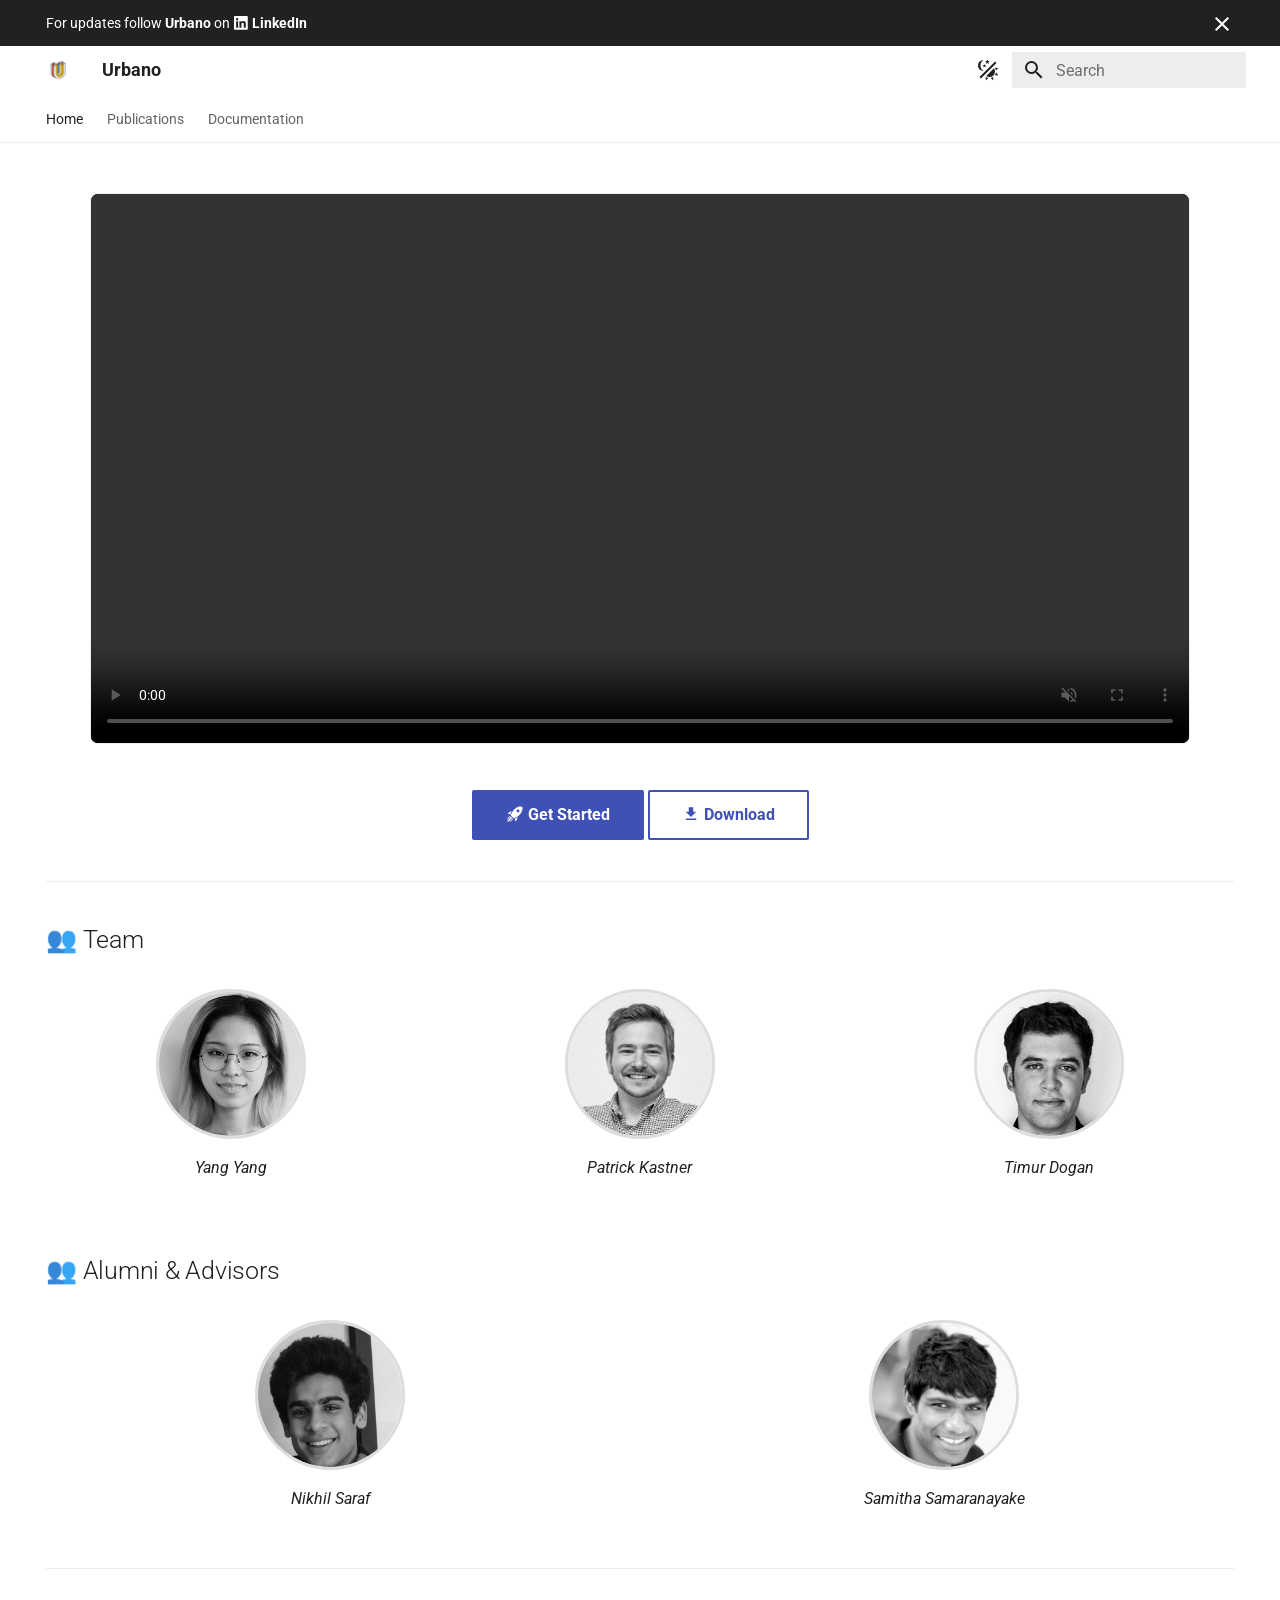
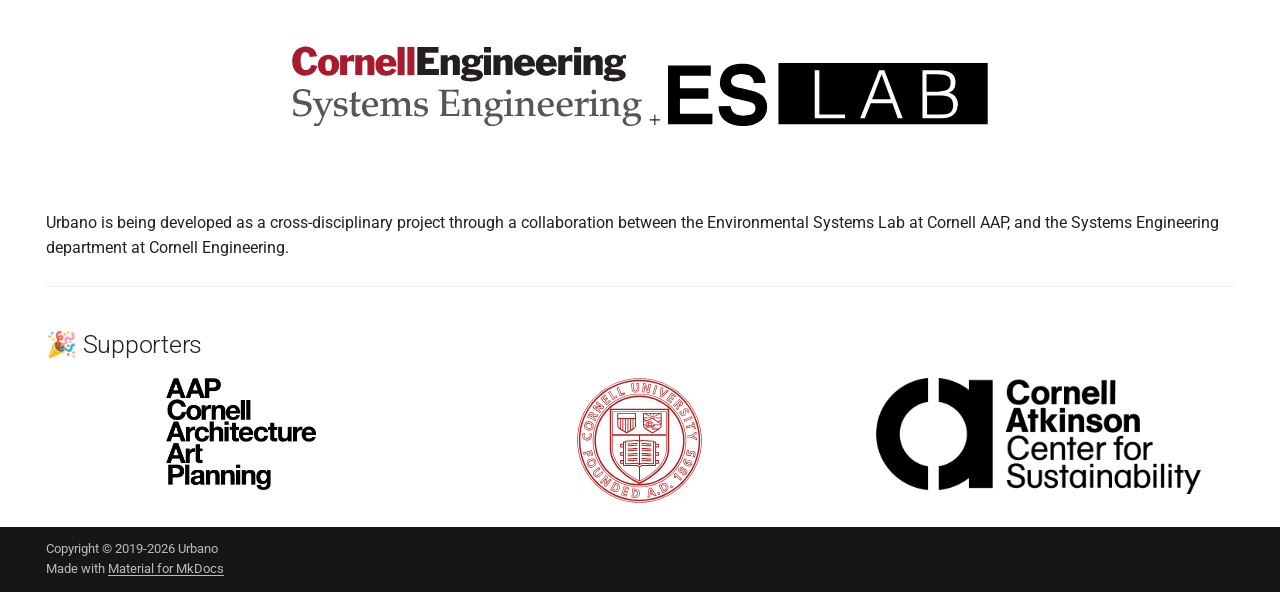
<file: index.html>
<!DOCTYPE html><html lang=en class=no-js><head><meta charset=utf-8><meta name=viewport content="width=device-width,initial-scale=1"><meta name=description content="Mobility modelling and simulation in Rhinoceros and Grasshopper"><meta name=author content="Patrick Kastner"><link href=https://urbano.io/ rel=canonical><link href=publications/ rel=next><link rel=icon href=assets/cd/favicon.ico><meta name=generator content="mkdocs-1.6.1, mkdocs-material-9.7.6"><title>Urbano</title><link rel=stylesheet href=assets/stylesheets/main.484c7ddc.min.css><link rel=stylesheet href=assets/stylesheets/palette.ab4e12ef.min.css><style>:root{--md-annotation-icon:url('data:image/svg+xml;charset=utf-8,%3Csvg%20xmlns%3D%22http%3A//www.w3.org/2000/svg%22%20viewBox%3D%220%200%2024%2024%22%3E%3Cpath%20d%3D%22M17%2013h-4v4h-2v-4H7v-2h4V7h2v4h4m-5-9A10%2010%200%200%200%202%2012a10%2010%200%200%200%2010%2010%2010%2010%200%200%200%2010-10A10%2010%200%200%200%2012%202%22/%3E%3C/svg%3E');}</style><link rel=preconnect href=https://fonts.gstatic.com crossorigin><link rel=stylesheet href="https://fonts.googleapis.com/css?family=Roboto:300,300i,400,400i,700,700i%7CRoboto+Mono:400,400i,700,700i&display=fallback"><style>:root{--md-text-font:"Roboto";--md-code-font:"Roboto Mono"}</style><link rel=stylesheet href=css/timeago.css><link rel=stylesheet href=stylesheets/extra.css><script>__md_scope=new URL(".",location),__md_hash=e=>[...e].reduce(((e,_)=>(e<<5)-e+_.charCodeAt(0)),0),__md_get=(e,_=localStorage,t=__md_scope)=>JSON.parse(_.getItem(t.pathname+"."+e)),__md_set=(e,_,t=localStorage,a=__md_scope)=>{try{t.setItem(a.pathname+"."+e,JSON.stringify(_))}catch(e){}}</script><link href=assets/stylesheets/glightbox.min.css rel=stylesheet><script src=assets/javascripts/glightbox.min.js></script><style id=glightbox-style>
            html.glightbox-open { overflow: initial; height: 100%; }
            .gslide-title { margin-top: 0px; user-select: text; }
            .gslide-desc { color: #666; user-select: text; }
            .gslide-image img { background: white; }
            .gscrollbar-fixer { padding-right: 15px; }
            .gdesc-inner { font-size: 0.75rem; }
            body[data-md-color-scheme="slate"] .gdesc-inner { background: var(--md-default-bg-color); }
            body[data-md-color-scheme="slate"] .gslide-title { color: var(--md-default-fg-color); }
            body[data-md-color-scheme="slate"] .gslide-desc { color: var(--md-default-fg-color); }
        </style></head> <body dir=ltr data-md-color-scheme=default data-md-color-primary=indigo data-md-color-accent=indigo> <input class=md-toggle data-md-toggle=drawer type=checkbox id=__drawer autocomplete=off> <input class=md-toggle data-md-toggle=search type=checkbox id=__search autocomplete=off> <label class=md-overlay for=__drawer></label> <div data-md-component=skip> <a href=#team class=md-skip> Skip to content </a> </div> <div data-md-component=announce> <aside class=md-banner> <div class="md-banner__inner md-grid md-typeset"> <button class="md-banner__button md-icon" aria-label="Don't show this again"> <svg xmlns=http://www.w3.org/2000/svg viewbox="0 0 24 24"><path d="M19 6.41 17.59 5 12 10.59 6.41 5 5 6.41 10.59 12 5 17.59 6.41 19 12 13.41 17.59 19 19 17.59 13.41 12z"></path></svg> </button> For updates follow <strong>Urbano</strong> on <a rel="me noopener noreferrer" target=_blank href=https://www.linkedin.com/company/urbano-io> <span class="twemoji linkedin" aria-hidden=true> <svg xmlns=http://www.w3.org/2000/svg viewbox="0 0 448 512"><!-- Font Awesome Free 7.1.0 by @fontawesome - https://fontawesome.com License - https://fontawesome.com/license/free (Icons: CC BY 4.0, Fonts: SIL OFL 1.1, Code: MIT License) Copyright 2025 Fonticons, Inc.--><path d="M416 32H31.9C14.3 32 0 46.5 0 64.3v383.4C0 465.5 14.3 480 31.9 480H416c17.6 0 32-14.5 32-32.3V64.3c0-17.8-14.4-32.3-32-32.3M135.4 416H69V202.2h66.5V416zM102.2 96a38.5 38.5 0 1 1 0 77 38.5 38.5 0 1 1 0-77m282.1 320h-66.4V312c0-24.8-.5-56.7-34.5-56.7-34.6 0-39.9 27-39.9 54.9V416h-66.4V202.2h63.7v29.2h.9c8.9-16.8 30.6-34.5 62.9-34.5 67.2 0 79.7 44.3 79.7 101.9z"></path></svg> </span> <strong>LinkedIn</strong><span class=sr-only> (opens in a new tab)</span> </a> </div> <script>var el=document.querySelector("[data-md-component=announce]");if(el){var content=el.querySelector(".md-typeset");__md_hash(content.innerHTML)===__md_get("__announce")&&(el.hidden=!0)}</script> </aside> </div> <header class=md-header data-md-component=header> <nav class="md-header__inner md-grid" aria-label=Header> <a href=. title=Urbano class="md-header__button md-logo" aria-label=Urbano data-md-component=logo> <img src=assets/cd/android-chrome-512x512.png alt=logo> </a> <label class="md-header__button md-icon" for=__drawer> <svg xmlns=http://www.w3.org/2000/svg viewbox="0 0 24 24"><path d="M3 6h18v2H3zm0 5h18v2H3zm0 5h18v2H3z"></path></svg> </label> <div class=md-header__title data-md-component=header-title> <div class=md-header__ellipsis> <div class=md-header__topic> <span class=md-ellipsis> Urbano </span> </div> <div class=md-header__topic data-md-component=header-topic> <span class=md-ellipsis> Home </span> </div> </div> </div> <form class=md-header__option data-md-component=palette> <input class=md-option data-md-color-media=(prefers-color-scheme) data-md-color-scheme=default data-md-color-primary=indigo data-md-color-accent=indigo aria-label="Switch to light mode" type=radio name=__palette id=__palette_0> <label class="md-header__button md-icon" title="Switch to light mode" for=__palette_1 hidden> <svg xmlns=http://www.w3.org/2000/svg viewbox="0 0 24 24"><path d="M7.5 2c-1.79 1.15-3 3.18-3 5.5s1.21 4.35 3.03 5.5C4.46 13 2 10.54 2 7.5A5.5 5.5 0 0 1 7.5 2m11.57 1.5 1.43 1.43L4.93 20.5 3.5 19.07zm-6.18 2.43L11.41 5 9.97 6l.42-1.7L9 3.24l1.75-.12.58-1.65L12 3.1l1.73.03-1.35 1.13zm-3.3 3.61-1.16-.73-1.12.78.34-1.32-1.09-.83 1.36-.09.45-1.29.51 1.27 1.36.03-1.05.87zM19 13.5a5.5 5.5 0 0 1-5.5 5.5c-1.22 0-2.35-.4-3.26-1.07l7.69-7.69c.67.91 1.07 2.04 1.07 3.26m-4.4 6.58 2.77-1.15-.24 3.35zm4.33-2.7 1.15-2.77 2.2 2.54zm1.15-4.96-1.14-2.78 3.34.24zM9.63 18.93l2.77 1.15-2.53 2.19z"></path></svg> </label> <input class=md-option data-md-color-media="(prefers-color-scheme: light)" data-md-color-scheme=default data-md-color-primary=white data-md-color-accent=indigo aria-label="Switch to dark mode" type=radio name=__palette id=__palette_1> <label class="md-header__button md-icon" title="Switch to dark mode" for=__palette_2 hidden> <svg xmlns=http://www.w3.org/2000/svg viewbox="0 0 24 24"><path d="M17 7H7a5 5 0 0 0-5 5 5 5 0 0 0 5 5h10a5 5 0 0 0 5-5 5 5 0 0 0-5-5m0 8a3 3 0 0 1-3-3 3 3 0 0 1 3-3 3 3 0 0 1 3 3 3 3 0 0 1-3 3"></path></svg> </label> <input class=md-option data-md-color-media="(prefers-color-scheme: dark)" data-md-color-scheme=slate data-md-color-primary=black data-md-color-accent=indigo aria-label="Switch to system preference" type=radio name=__palette id=__palette_2> <label class="md-header__button md-icon" title="Switch to system preference" for=__palette_0 hidden> <svg xmlns=http://www.w3.org/2000/svg viewbox="0 0 24 24"><path d="M17 7H7a5 5 0 0 0-5 5 5 5 0 0 0 5 5h10a5 5 0 0 0 5-5 5 5 0 0 0-5-5M7 15a3 3 0 0 1-3-3 3 3 0 0 1 3-3 3 3 0 0 1 3 3 3 3 0 0 1-3 3"></path></svg> </label> </form> <script>var palette=__md_get("__palette");if(palette&&palette.color){if("(prefers-color-scheme)"===palette.color.media){var media=matchMedia("(prefers-color-scheme: light)"),input=document.querySelector(media.matches?"[data-md-color-media='(prefers-color-scheme: light)']":"[data-md-color-media='(prefers-color-scheme: dark)']");palette.color.media=input.getAttribute("data-md-color-media"),palette.color.scheme=input.getAttribute("data-md-color-scheme"),palette.color.primary=input.getAttribute("data-md-color-primary"),palette.color.accent=input.getAttribute("data-md-color-accent")}for(var[key,value]of Object.entries(palette.color))document.body.setAttribute("data-md-color-"+key,value)}</script> <label class="md-header__button md-icon" for=__search> <svg xmlns=http://www.w3.org/2000/svg viewbox="0 0 24 24"><path d="M9.5 3A6.5 6.5 0 0 1 16 9.5c0 1.61-.59 3.09-1.56 4.23l.27.27h.79l5 5-1.5 1.5-5-5v-.79l-.27-.27A6.52 6.52 0 0 1 9.5 16 6.5 6.5 0 0 1 3 9.5 6.5 6.5 0 0 1 9.5 3m0 2C7 5 5 7 5 9.5S7 14 9.5 14 14 12 14 9.5 12 5 9.5 5"></path></svg> </label> <div class=md-search data-md-component=search role=dialog> <label class=md-search__overlay for=__search></label> <div class=md-search__inner role=search> <form class=md-search__form name=search> <input type=text class=md-search__input name=query aria-label=Search placeholder=Search autocapitalize=off autocorrect=off autocomplete=off spellcheck=false data-md-component=search-query required> <label class="md-search__icon md-icon" for=__search> <svg xmlns=http://www.w3.org/2000/svg viewbox="0 0 24 24"><path d="M9.5 3A6.5 6.5 0 0 1 16 9.5c0 1.61-.59 3.09-1.56 4.23l.27.27h.79l5 5-1.5 1.5-5-5v-.79l-.27-.27A6.52 6.52 0 0 1 9.5 16 6.5 6.5 0 0 1 3 9.5 6.5 6.5 0 0 1 9.5 3m0 2C7 5 5 7 5 9.5S7 14 9.5 14 14 12 14 9.5 12 5 9.5 5"></path></svg> <svg xmlns=http://www.w3.org/2000/svg viewbox="0 0 24 24"><path d="M20 11v2H8l5.5 5.5-1.42 1.42L4.16 12l7.92-7.92L13.5 5.5 8 11z"></path></svg> </label> <nav class=md-search__options aria-label=Search> <a href=javascript:void(0) class="md-search__icon md-icon" title=Share aria-label=Share data-clipboard data-clipboard-text data-md-component=search-share tabindex=-1> <svg xmlns=http://www.w3.org/2000/svg viewbox="0 0 24 24"><path d="M18 16.08c-.76 0-1.44.3-1.96.77L8.91 12.7c.05-.23.09-.46.09-.7s-.04-.47-.09-.7l7.05-4.11c.54.5 1.25.81 2.04.81a3 3 0 0 0 3-3 3 3 0 0 0-3-3 3 3 0 0 0-3 3c0 .24.04.47.09.7L8.04 9.81C7.5 9.31 6.79 9 6 9a3 3 0 0 0-3 3 3 3 0 0 0 3 3c.79 0 1.5-.31 2.04-.81l7.12 4.15c-.05.21-.08.43-.08.66 0 1.61 1.31 2.91 2.92 2.91s2.92-1.3 2.92-2.91A2.92 2.92 0 0 0 18 16.08"></path></svg> </a> <button type=reset class="md-search__icon md-icon" title=Clear aria-label=Clear tabindex=-1> <svg xmlns=http://www.w3.org/2000/svg viewbox="0 0 24 24"><path d="M19 6.41 17.59 5 12 10.59 6.41 5 5 6.41 10.59 12 5 17.59 6.41 19 12 13.41 17.59 19 19 17.59 13.41 12z"></path></svg> </button> </nav> <div class=md-search__suggest data-md-component=search-suggest></div> </form> <div class=md-search__output> <div class=md-search__scrollwrap tabindex=0 data-md-scrollfix> <div class=md-search-result data-md-component=search-result> <div class=md-search-result__meta> Initializing search </div> <ol class=md-search-result__list role=presentation></ol> </div> </div> </div> </div> </div> </nav> </header> <div class=md-container data-md-component=container> <nav class=md-tabs aria-label=Tabs data-md-component=tabs> <div class=md-grid> <ul class=md-tabs__list> <li class="md-tabs__item md-tabs__item--active"> <a href=. class=md-tabs__link> Home </a> </li> <li class=md-tabs__item> <a href=publications/ class=md-tabs__link> Publications </a> </li> <li class=md-tabs__item> <a href=https://docs.urbano.io class=md-tabs__link> Documentation </a> </li> </ul> </div> </nav> <main class=md-main data-md-component=main> <div class="md-main__inner md-grid"> <div class="md-sidebar md-sidebar--primary" data-md-component=sidebar data-md-type=navigation hidden> <div class=md-sidebar__scrollwrap> <div class=md-sidebar__inner> <nav class="md-nav md-nav--primary md-nav--lifted" aria-label=Navigation data-md-level=0> <label class=md-nav__title for=__drawer> <a href=. title=Urbano class="md-nav__button md-logo" aria-label=Urbano data-md-component=logo> <img src=assets/cd/android-chrome-512x512.png alt=logo> </a> Urbano </label> <ul class=md-nav__list data-md-scrollfix> <li class="md-nav__item md-nav__item--active"> <input class="md-nav__toggle md-toggle" type=checkbox id=__toc> <label class="md-nav__link md-nav__link--active" for=__toc> <span class=md-ellipsis> Home </span> <span class="md-nav__icon md-icon"></span> </label> <a href=. class="md-nav__link md-nav__link--active"> <span class=md-ellipsis> Home </span> </a> <nav class="md-nav md-nav--secondary" aria-label="Table of contents"> <label class=md-nav__title for=__toc> <span class="md-nav__icon md-icon"></span> Table of contents </label> <ul class=md-nav__list data-md-component=toc data-md-scrollfix> <li class=md-nav__item> <a href=#team class=md-nav__link> <span class=md-ellipsis> 👥 Team </span> </a> </li> <li class=md-nav__item> <a href=#alumni-advisors class=md-nav__link> <span class=md-ellipsis> 👥 Alumni &amp; Advisors </span> </a> </li> <li class=md-nav__item> <a href=#supporters class=md-nav__link> <span class=md-ellipsis> 🎉 Supporters </span> </a> </li> </ul> </nav> </li> <li class=md-nav__item> <a href=publications/ class=md-nav__link> <span class=md-ellipsis> Publications </span> </a> </li> <li class=md-nav__item> <a href=https://docs.urbano.io class=md-nav__link> <span class=md-ellipsis> Documentation </span> </a> </li> </ul> </nav> </div> </div> </div> <div class="md-sidebar md-sidebar--secondary" data-md-component=sidebar data-md-type=toc hidden> <div class=md-sidebar__scrollwrap> <div class=md-sidebar__inner> <nav class="md-nav md-nav--secondary" aria-label="Table of contents"> <label class=md-nav__title for=__toc> <span class="md-nav__icon md-icon"></span> Table of contents </label> <ul class=md-nav__list data-md-component=toc data-md-scrollfix> <li class=md-nav__item> <a href=#team class=md-nav__link> <span class=md-ellipsis> 👥 Team </span> </a> </li> <li class=md-nav__item> <a href=#alumni-advisors class=md-nav__link> <span class=md-ellipsis> 👥 Alumni &amp; Advisors </span> </a> </li> <li class=md-nav__item> <a href=#supporters class=md-nav__link> <span class=md-ellipsis> 🎉 Supporters </span> </a> </li> </ul> </nav> </div> </div> </div> <div class=md-content data-md-component=content> <article class="md-content__inner md-typeset"> <h1>Home</h1> <style>
.md-content h1 {
    display: none !important;
}
.md-content__button {
    display: none;
}
.md-button {
  font-size: 16px;
  font-weight: bold;
  padding: 12px 24px;
  transition: all 0.2s ease-in-out;
}
.md-button:hover,
.md-button:focus-visible {
  transform: translateY(-2px);
  box-shadow: 0 4px 8px rgba(0, 0, 0, 0.15);
}
.md-button:focus-visible {
  outline: 2px solid #007acc;
  outline-offset: 4px;
}
.md-button:active {
  transform: translateY(0) scale(0.98);
  box-shadow: 0 2px 4px rgba(0, 0, 0, 0.1);
}
.md-button--primary {
  background-color: #007acc;
  color: white;
}
.md-button--primary:hover,
.md-button--primary:focus-visible {
  background-color: #005f9e;
}
.center-text {
  text-align: center;
  display: block;
}

@media (prefers-reduced-motion: reduce) {
  .md-button,
  .md-button:hover,
  .md-button:focus-visible,
  .md-button:active,
  .mdx-users__testimonial img {
    transition: none !important;
    transform: none !important;
  }
}

.mdx-users {
  display: flex;
  justify-content: center;  /* Centers items horizontally */
  flex-wrap: wrap;          /* Ensures they wrap on smaller screens */
  gap: 40px;                /* Adds spacing between items */
}

.mdx-users__testimonial {
  text-align: center;
  max-width: 220px;         /* Limits width so they stay aligned */
}

.mdx-users__testimonial img {
  border-radius: 50%;       /* Makes images circular */
  border: 3px solid #ddd;
  width: 150px;
  height: 150px;
  object-fit: cover;        /* Prevents image distortion */
  transition: transform 0.3s ease-in-out, border-color 0.3s ease-in-out;
}

.mdx-users__testimonial:hover img,
.mdx-users__testimonial:focus-visible img {
    transform: scale(1.05);
    border-color: #007acc;
}

.center {
    display: block;
    margin: 0 auto;
}
.black-and-white {
   filter: grayscale(100%);
   transition: filter 0.3s ease-in-out;
   /* Optionally add vendor prefixes for older browser support */
   /* -webkit-filter: grayscale(100%); */
}
.black-and-white:hover,
.black-and-white:focus-visible {
    filter: grayscale(0%);
}
.black-and-white:focus-visible {
    outline: 2px solid #007acc;
    outline-offset: 4px;
    border-radius: 8px;
}
</style> <div class="workflow-teaser workflow-teaser--hero"> <video autoplay loop muted playsinline controls preload=metadata aria-label="Urbano workflow teaser video"> <source src=assets/videos/Urbano2-WorkflowTeaser1.mp4 type=video/mp4> Your browser does not support embedded videos. You can <a href=assets/videos/Urbano2-WorkflowTeaser1.mp4>download the teaser video here</a>. </video> </div> <div style="display: flex; justify-content: center; align-items: center; flex-wrap: wrap; gap: 1rem;"> <p><a aria-label="Get Started (opens in a new tab)" class="md-button md-button--primary" href=https://docs.urbano.io/ rel="noopener noreferrer" target=_blank><span class=twemoji><svg xmlns=http://www.w3.org/2000/svg viewbox="0 0 24 24"><path d="m13.13 22.19-1.63-3.83c1.57-.58 3.04-1.36 4.4-2.27zM5.64 12.5l-3.83-1.63 6.1-2.77C7 9.46 6.22 10.93 5.64 12.5M21.61 2.39S16.66.269 11 5.93c-2.19 2.19-3.5 4.6-4.35 6.71-.28.75-.09 1.57.46 2.13l2.13 2.12c.55.56 1.37.74 2.12.46A19.1 19.1 0 0 0 18.07 13c5.66-5.66 3.54-10.61 3.54-10.61m-7.07 7.07c-.78-.78-.78-2.05 0-2.83s2.05-.78 2.83 0c.77.78.78 2.05 0 2.83s-2.05.78-2.83 0m-5.66 7.07-1.41-1.41zM6.24 22l3.64-3.64c-.34-.09-.67-.24-.97-.45L4.83 22zM2 22h1.41l4.77-4.76-1.42-1.41L2 20.59zm0-2.83 4.09-4.08c-.21-.3-.36-.62-.45-.97L2 17.76z"></path></svg></span> Get Started</a> <a aria-label="Download (opens in a new tab)" class=md-button href="https://rhinopackages.github.io/?search=urbano&sort=2&p=Urbano2" rel="noopener noreferrer" target=_blank><span class=twemoji><svg xmlns=http://www.w3.org/2000/svg viewbox="0 0 24 24"><path d="M5 20h14v-2H5m14-9h-4V3H9v6H5l7 7z"></path></svg></span> Download</a></p> </div> <hr> <h2 id=team><span aria-hidden=true>👥</span> Team</h2> <div class=mdx-users> <figure class="mdx-users__testimonial black-and-white" tabindex=0 role=group aria-label="Team member: Yang Yang"> <img src=assets/images/team/yang.jpg alt loading=lazy class=skip-lightbox> <figcaption class=md-typeset>Yang Yang</figcaption> </figure> <figure class="mdx-users__testimonial black-and-white" tabindex=0 role=group aria-label="Team member: Patrick Kastner"> <img src=assets/images/team/kastner.jpg alt loading=lazy class=skip-lightbox> <figcaption class=md-typeset>Patrick Kastner</figcaption> </figure> <figure class="mdx-users__testimonial black-and-white" tabindex=0 role=group aria-label="Team member: Timur Dogan"> <img src=assets/images/team/dogan.jpg alt loading=lazy class=skip-lightbox> <figcaption class=md-typeset>Timur Dogan</figcaption> </figure> </div> <h2 id=alumni-advisors><span aria-hidden=true>👥</span> Alumni &amp; Advisors</h2> <div class=mdx-users> <figure class="mdx-users__testimonial black-and-white" tabindex=0 role=group aria-label="Alumni and Advisor: Nikhil Saraf"> <img src=assets/images/team/saraf.jpg alt loading=lazy class=skip-lightbox> <figcaption class=md-typeset>Nikhil Saraf</figcaption> </figure> <figure class="mdx-users__testimonial black-and-white" tabindex=0 role=group aria-label="Alumni and Advisor: Samitha Samaranayake"> <img src=assets/images/team/samitha.jpg alt loading=lazy class=skip-lightbox> <figcaption class=md-typeset>Samitha Samaranayake </figcaption> </figure> </div> <hr> <div style="display: flex; justify-content: center; align-items: center; flex-wrap: wrap; gap: 2rem; margin: 3rem 0;"> <p><img alt="Cornell Systems Engineering" class=skip-lightbox loading=lazy src=assets/images/logo-systemseng.svg width=350> <span aria-hidden=true><span class=twemoji><svg xmlns=http://www.w3.org/2000/svg viewbox="0 0 24 24"><path d="M11.75 4.5a.75.75 0 0 1 .75.75V11h5.75a.75.75 0 0 1 0 1.5H12.5v5.75a.75.75 0 0 1-1.5 0V12.5H5.25a.75.75 0 0 1 0-1.5H11V5.25a.75.75 0 0 1 .75-.75"></path></svg></span></span> <img alt="Environmental Systems Lab" class=skip-lightbox loading=lazy src=assets/images/eslab.svg width=320></p> </div> <p>Urbano is being developed as a cross-disciplinary project through a collaboration between the Environmental Systems Lab at Cornell AAP, and the Systems Engineering department at Cornell Engineering.</p> <hr> <h2 id=supporters><span aria-hidden=true>🎉</span> Supporters</h2> <div class=grid> <p><a aria-label="Cornell AAP (opens in a new tab)" class=card href=https://aap.cornell.edu/ rel="noopener noreferrer" target=_blank><img alt class="skip-lightbox center" loading=lazy src=assets/images/AAP_logo_stacked.png width=150></a></p> <p><a aria-label="Cornell University (opens in a new tab)" class=card href=https://www.cornell.edu/ rel="noopener noreferrer" target=_blank><img alt class="skip-lightbox center" loading=lazy src=assets/images/cornell.svg width=125></a></p> <p><a aria-label="Cornell Atkinson Center for Sustainability (opens in a new tab)" class=card href=https://atkinson.cornell.edu/ rel="noopener noreferrer" target=_blank><img alt class="skip-lightbox center" loading=lazy src=assets/images/atkinson.png width=325></a></p> </div> </article> </div> <script>var target=document.getElementById(location.hash.slice(1));target&&target.name&&(target.checked=target.name.startsWith("__tabbed_"))</script> </div> <button type=button class="md-top md-icon" data-md-component=top hidden> <svg xmlns=http://www.w3.org/2000/svg viewbox="0 0 24 24"><path d="M13 20h-2V8l-5.5 5.5-1.42-1.42L12 4.16l7.92 7.92-1.42 1.42L13 8z"></path></svg> Back to top </button> </main> <footer class=md-footer> <div class="md-footer-meta md-typeset"> <div class="md-footer-meta__inner md-grid"> <div class=md-copyright> <div class=md-copyright__highlight> Copyright © 2019-2026 Urbano </div> Made with <a href=https://squidfunk.github.io/mkdocs-material/ target=_blank rel=noopener> Material for MkDocs </a> </div> </div> </div> </footer> </div> <div class=md-dialog data-md-component=dialog> <div class="md-dialog__inner md-typeset"></div> </div> <div class=md-progress data-md-component=progress role=progressbar></div> <script id=__config type=application/json>{"annotate": null, "base": ".", "features": ["tabs", "instant", "navigation.tabs", "content.action.edit", "content.action.view", "content.code.annotate", "content.code.copy", "content.tooltips", "navigation.expand", "navigation.indexes", "navigation.instant", "navigation.instant.prefetch", "navigation.instant.progress", "navigation.sections", "navigation.tabs", "navigation.top", "navigation.path", "navigation.tracking", "navigation.path", "search.highlight", "search.share", "search.suggest", "toc.follow", "announce.dismiss"], "search": "assets/javascripts/workers/search.2c215733.min.js", "tags": null, "translations": {"clipboard.copied": "Copied to clipboard", "clipboard.copy": "Copy to clipboard", "search.result.more.one": "1 more on this page", "search.result.more.other": "# more on this page", "search.result.none": "No matching documents", "search.result.one": "1 matching document", "search.result.other": "# matching documents", "search.result.placeholder": "Type to start searching", "search.result.term.missing": "Missing", "select.version": "Select version"}, "version": null}</script> <script src=assets/javascripts/bundle.79ae519e.min.js></script> <script src=js/timeago.min.js></script> <script src=js/timeago_mkdocs_material.js></script> <script id=init-glightbox>const lightbox = GLightbox({"touchNavigation": true, "loop": false, "zoomable": true, "draggable": true, "openEffect": "zoom", "closeEffect": "zoom", "slideEffect": "slide"});
document$.subscribe(()=>{ lightbox.reload(); });
</script></body></html>
</file>
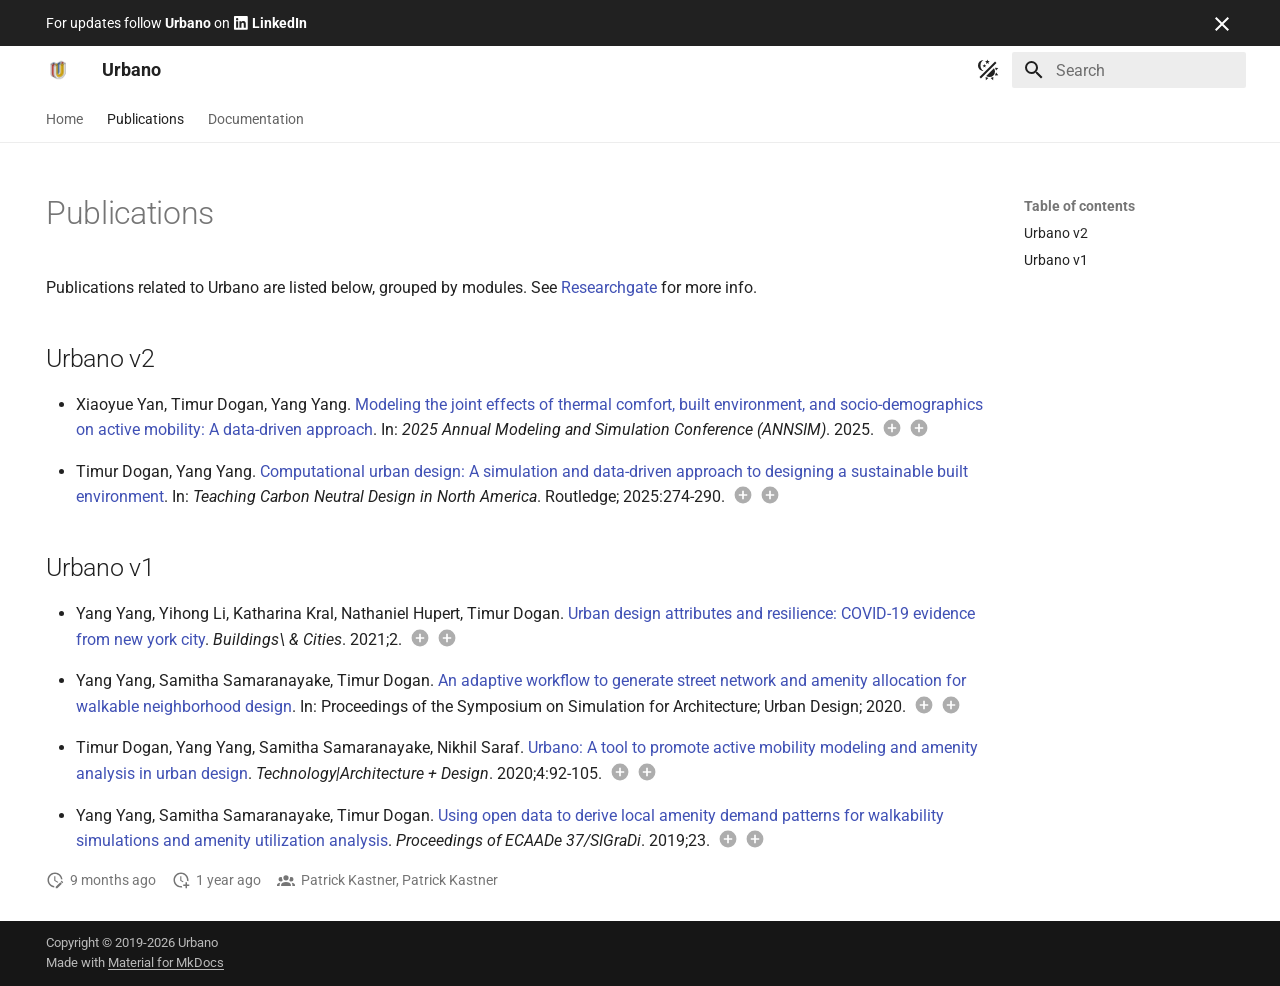
<file: publications/index.html>
<!DOCTYPE html><html lang=en class=no-js><head><meta charset=utf-8><meta name=viewport content="width=device-width,initial-scale=1"><meta name=description content="Mobility modelling and simulation in Rhinoceros and Grasshopper"><meta name=author content="Patrick Kastner"><link href=https://urbano.io/publications/ rel=canonical><link rel=prev href=..><link rel=icon href=../assets/cd/favicon.ico><meta name=generator content="mkdocs-1.6.1, mkdocs-material-9.7.6"><title>Publications - Urbano</title><link rel=stylesheet href=../assets/stylesheets/main.484c7ddc.min.css><link rel=stylesheet href=../assets/stylesheets/palette.ab4e12ef.min.css><style>:root{--md-annotation-icon:url('data:image/svg+xml;charset=utf-8,%3Csvg%20xmlns%3D%22http%3A//www.w3.org/2000/svg%22%20viewBox%3D%220%200%2024%2024%22%3E%3Cpath%20d%3D%22M17%2013h-4v4h-2v-4H7v-2h4V7h2v4h4m-5-9A10%2010%200%200%200%202%2012a10%2010%200%200%200%2010%2010%2010%2010%200%200%200%2010-10A10%2010%200%200%200%2012%202%22/%3E%3C/svg%3E');}</style><link rel=preconnect href=https://fonts.gstatic.com crossorigin><link rel=stylesheet href="https://fonts.googleapis.com/css?family=Roboto:300,300i,400,400i,700,700i%7CRoboto+Mono:400,400i,700,700i&display=fallback"><style>:root{--md-text-font:"Roboto";--md-code-font:"Roboto Mono"}</style><link rel=stylesheet href=../css/timeago.css><link rel=stylesheet href=../stylesheets/extra.css><script>__md_scope=new URL("..",location),__md_hash=e=>[...e].reduce(((e,_)=>(e<<5)-e+_.charCodeAt(0)),0),__md_get=(e,_=localStorage,t=__md_scope)=>JSON.parse(_.getItem(t.pathname+"."+e)),__md_set=(e,_,t=localStorage,a=__md_scope)=>{try{t.setItem(a.pathname+"."+e,JSON.stringify(_))}catch(e){}}</script><link href=../assets/stylesheets/glightbox.min.css rel=stylesheet><script src=../assets/javascripts/glightbox.min.js></script><style id=glightbox-style>
            html.glightbox-open { overflow: initial; height: 100%; }
            .gslide-title { margin-top: 0px; user-select: text; }
            .gslide-desc { color: #666; user-select: text; }
            .gslide-image img { background: white; }
            .gscrollbar-fixer { padding-right: 15px; }
            .gdesc-inner { font-size: 0.75rem; }
            body[data-md-color-scheme="slate"] .gdesc-inner { background: var(--md-default-bg-color); }
            body[data-md-color-scheme="slate"] .gslide-title { color: var(--md-default-fg-color); }
            body[data-md-color-scheme="slate"] .gslide-desc { color: var(--md-default-fg-color); }
        </style></head> <body dir=ltr data-md-color-scheme=default data-md-color-primary=indigo data-md-color-accent=indigo> <input class=md-toggle data-md-toggle=drawer type=checkbox id=__drawer autocomplete=off> <input class=md-toggle data-md-toggle=search type=checkbox id=__search autocomplete=off> <label class=md-overlay for=__drawer></label> <div data-md-component=skip> <a href=#urbano-v2 class=md-skip> Skip to content </a> </div> <div data-md-component=announce> <aside class=md-banner> <div class="md-banner__inner md-grid md-typeset"> <button class="md-banner__button md-icon" aria-label="Don't show this again"> <svg xmlns=http://www.w3.org/2000/svg viewbox="0 0 24 24"><path d="M19 6.41 17.59 5 12 10.59 6.41 5 5 6.41 10.59 12 5 17.59 6.41 19 12 13.41 17.59 19 19 17.59 13.41 12z"></path></svg> </button> For updates follow <strong>Urbano</strong> on <a rel="me noopener noreferrer" target=_blank href=https://www.linkedin.com/company/urbano-io> <span class="twemoji linkedin" aria-hidden=true> <svg xmlns=http://www.w3.org/2000/svg viewbox="0 0 448 512"><!-- Font Awesome Free 7.1.0 by @fontawesome - https://fontawesome.com License - https://fontawesome.com/license/free (Icons: CC BY 4.0, Fonts: SIL OFL 1.1, Code: MIT License) Copyright 2025 Fonticons, Inc.--><path d="M416 32H31.9C14.3 32 0 46.5 0 64.3v383.4C0 465.5 14.3 480 31.9 480H416c17.6 0 32-14.5 32-32.3V64.3c0-17.8-14.4-32.3-32-32.3M135.4 416H69V202.2h66.5V416zM102.2 96a38.5 38.5 0 1 1 0 77 38.5 38.5 0 1 1 0-77m282.1 320h-66.4V312c0-24.8-.5-56.7-34.5-56.7-34.6 0-39.9 27-39.9 54.9V416h-66.4V202.2h63.7v29.2h.9c8.9-16.8 30.6-34.5 62.9-34.5 67.2 0 79.7 44.3 79.7 101.9z"></path></svg> </span> <strong>LinkedIn</strong><span class=sr-only> (opens in a new tab)</span> </a> </div> <script>var el=document.querySelector("[data-md-component=announce]");if(el){var content=el.querySelector(".md-typeset");__md_hash(content.innerHTML)===__md_get("__announce")&&(el.hidden=!0)}</script> </aside> </div> <header class=md-header data-md-component=header> <nav class="md-header__inner md-grid" aria-label=Header> <a href=.. title=Urbano class="md-header__button md-logo" aria-label=Urbano data-md-component=logo> <img src=../assets/cd/android-chrome-512x512.png alt=logo> </a> <label class="md-header__button md-icon" for=__drawer> <svg xmlns=http://www.w3.org/2000/svg viewbox="0 0 24 24"><path d="M3 6h18v2H3zm0 5h18v2H3zm0 5h18v2H3z"></path></svg> </label> <div class=md-header__title data-md-component=header-title> <div class=md-header__ellipsis> <div class=md-header__topic> <span class=md-ellipsis> Urbano </span> </div> <div class=md-header__topic data-md-component=header-topic> <span class=md-ellipsis> Publications </span> </div> </div> </div> <form class=md-header__option data-md-component=palette> <input class=md-option data-md-color-media=(prefers-color-scheme) data-md-color-scheme=default data-md-color-primary=indigo data-md-color-accent=indigo aria-label="Switch to light mode" type=radio name=__palette id=__palette_0> <label class="md-header__button md-icon" title="Switch to light mode" for=__palette_1 hidden> <svg xmlns=http://www.w3.org/2000/svg viewbox="0 0 24 24"><path d="M7.5 2c-1.79 1.15-3 3.18-3 5.5s1.21 4.35 3.03 5.5C4.46 13 2 10.54 2 7.5A5.5 5.5 0 0 1 7.5 2m11.57 1.5 1.43 1.43L4.93 20.5 3.5 19.07zm-6.18 2.43L11.41 5 9.97 6l.42-1.7L9 3.24l1.75-.12.58-1.65L12 3.1l1.73.03-1.35 1.13zm-3.3 3.61-1.16-.73-1.12.78.34-1.32-1.09-.83 1.36-.09.45-1.29.51 1.27 1.36.03-1.05.87zM19 13.5a5.5 5.5 0 0 1-5.5 5.5c-1.22 0-2.35-.4-3.26-1.07l7.69-7.69c.67.91 1.07 2.04 1.07 3.26m-4.4 6.58 2.77-1.15-.24 3.35zm4.33-2.7 1.15-2.77 2.2 2.54zm1.15-4.96-1.14-2.78 3.34.24zM9.63 18.93l2.77 1.15-2.53 2.19z"></path></svg> </label> <input class=md-option data-md-color-media="(prefers-color-scheme: light)" data-md-color-scheme=default data-md-color-primary=white data-md-color-accent=indigo aria-label="Switch to dark mode" type=radio name=__palette id=__palette_1> <label class="md-header__button md-icon" title="Switch to dark mode" for=__palette_2 hidden> <svg xmlns=http://www.w3.org/2000/svg viewbox="0 0 24 24"><path d="M17 7H7a5 5 0 0 0-5 5 5 5 0 0 0 5 5h10a5 5 0 0 0 5-5 5 5 0 0 0-5-5m0 8a3 3 0 0 1-3-3 3 3 0 0 1 3-3 3 3 0 0 1 3 3 3 3 0 0 1-3 3"></path></svg> </label> <input class=md-option data-md-color-media="(prefers-color-scheme: dark)" data-md-color-scheme=slate data-md-color-primary=black data-md-color-accent=indigo aria-label="Switch to system preference" type=radio name=__palette id=__palette_2> <label class="md-header__button md-icon" title="Switch to system preference" for=__palette_0 hidden> <svg xmlns=http://www.w3.org/2000/svg viewbox="0 0 24 24"><path d="M17 7H7a5 5 0 0 0-5 5 5 5 0 0 0 5 5h10a5 5 0 0 0 5-5 5 5 0 0 0-5-5M7 15a3 3 0 0 1-3-3 3 3 0 0 1 3-3 3 3 0 0 1 3 3 3 3 0 0 1-3 3"></path></svg> </label> </form> <script>var palette=__md_get("__palette");if(palette&&palette.color){if("(prefers-color-scheme)"===palette.color.media){var media=matchMedia("(prefers-color-scheme: light)"),input=document.querySelector(media.matches?"[data-md-color-media='(prefers-color-scheme: light)']":"[data-md-color-media='(prefers-color-scheme: dark)']");palette.color.media=input.getAttribute("data-md-color-media"),palette.color.scheme=input.getAttribute("data-md-color-scheme"),palette.color.primary=input.getAttribute("data-md-color-primary"),palette.color.accent=input.getAttribute("data-md-color-accent")}for(var[key,value]of Object.entries(palette.color))document.body.setAttribute("data-md-color-"+key,value)}</script> <label class="md-header__button md-icon" for=__search> <svg xmlns=http://www.w3.org/2000/svg viewbox="0 0 24 24"><path d="M9.5 3A6.5 6.5 0 0 1 16 9.5c0 1.61-.59 3.09-1.56 4.23l.27.27h.79l5 5-1.5 1.5-5-5v-.79l-.27-.27A6.52 6.52 0 0 1 9.5 16 6.5 6.5 0 0 1 3 9.5 6.5 6.5 0 0 1 9.5 3m0 2C7 5 5 7 5 9.5S7 14 9.5 14 14 12 14 9.5 12 5 9.5 5"></path></svg> </label> <div class=md-search data-md-component=search role=dialog> <label class=md-search__overlay for=__search></label> <div class=md-search__inner role=search> <form class=md-search__form name=search> <input type=text class=md-search__input name=query aria-label=Search placeholder=Search autocapitalize=off autocorrect=off autocomplete=off spellcheck=false data-md-component=search-query required> <label class="md-search__icon md-icon" for=__search> <svg xmlns=http://www.w3.org/2000/svg viewbox="0 0 24 24"><path d="M9.5 3A6.5 6.5 0 0 1 16 9.5c0 1.61-.59 3.09-1.56 4.23l.27.27h.79l5 5-1.5 1.5-5-5v-.79l-.27-.27A6.52 6.52 0 0 1 9.5 16 6.5 6.5 0 0 1 3 9.5 6.5 6.5 0 0 1 9.5 3m0 2C7 5 5 7 5 9.5S7 14 9.5 14 14 12 14 9.5 12 5 9.5 5"></path></svg> <svg xmlns=http://www.w3.org/2000/svg viewbox="0 0 24 24"><path d="M20 11v2H8l5.5 5.5-1.42 1.42L4.16 12l7.92-7.92L13.5 5.5 8 11z"></path></svg> </label> <nav class=md-search__options aria-label=Search> <a href=javascript:void(0) class="md-search__icon md-icon" title=Share aria-label=Share data-clipboard data-clipboard-text data-md-component=search-share tabindex=-1> <svg xmlns=http://www.w3.org/2000/svg viewbox="0 0 24 24"><path d="M18 16.08c-.76 0-1.44.3-1.96.77L8.91 12.7c.05-.23.09-.46.09-.7s-.04-.47-.09-.7l7.05-4.11c.54.5 1.25.81 2.04.81a3 3 0 0 0 3-3 3 3 0 0 0-3-3 3 3 0 0 0-3 3c0 .24.04.47.09.7L8.04 9.81C7.5 9.31 6.79 9 6 9a3 3 0 0 0-3 3 3 3 0 0 0 3 3c.79 0 1.5-.31 2.04-.81l7.12 4.15c-.05.21-.08.43-.08.66 0 1.61 1.31 2.91 2.92 2.91s2.92-1.3 2.92-2.91A2.92 2.92 0 0 0 18 16.08"></path></svg> </a> <button type=reset class="md-search__icon md-icon" title=Clear aria-label=Clear tabindex=-1> <svg xmlns=http://www.w3.org/2000/svg viewbox="0 0 24 24"><path d="M19 6.41 17.59 5 12 10.59 6.41 5 5 6.41 10.59 12 5 17.59 6.41 19 12 13.41 17.59 19 19 17.59 13.41 12z"></path></svg> </button> </nav> <div class=md-search__suggest data-md-component=search-suggest></div> </form> <div class=md-search__output> <div class=md-search__scrollwrap tabindex=0 data-md-scrollfix> <div class=md-search-result data-md-component=search-result> <div class=md-search-result__meta> Initializing search </div> <ol class=md-search-result__list role=presentation></ol> </div> </div> </div> </div> </div> </nav> </header> <div class=md-container data-md-component=container> <nav class=md-tabs aria-label=Tabs data-md-component=tabs> <div class=md-grid> <ul class=md-tabs__list> <li class=md-tabs__item> <a href=.. class=md-tabs__link> Home </a> </li> <li class="md-tabs__item md-tabs__item--active"> <a href=./ class=md-tabs__link> Publications </a> </li> <li class=md-tabs__item> <a href=https://docs.urbano.io class=md-tabs__link> Documentation </a> </li> </ul> </div> </nav> <main class=md-main data-md-component=main> <div class="md-main__inner md-grid"> <div class="md-sidebar md-sidebar--primary" data-md-component=sidebar data-md-type=navigation hidden> <div class=md-sidebar__scrollwrap> <div class=md-sidebar__inner> <nav class="md-nav md-nav--primary md-nav--lifted" aria-label=Navigation data-md-level=0> <label class=md-nav__title for=__drawer> <a href=.. title=Urbano class="md-nav__button md-logo" aria-label=Urbano data-md-component=logo> <img src=../assets/cd/android-chrome-512x512.png alt=logo> </a> Urbano </label> <ul class=md-nav__list data-md-scrollfix> <li class=md-nav__item> <a href=.. class=md-nav__link> <span class=md-ellipsis> Home </span> </a> </li> <li class="md-nav__item md-nav__item--active"> <input class="md-nav__toggle md-toggle" type=checkbox id=__toc> <label class="md-nav__link md-nav__link--active" for=__toc> <span class=md-ellipsis> Publications </span> <span class="md-nav__icon md-icon"></span> </label> <a href=./ class="md-nav__link md-nav__link--active"> <span class=md-ellipsis> Publications </span> </a> <nav class="md-nav md-nav--secondary" aria-label="Table of contents"> <label class=md-nav__title for=__toc> <span class="md-nav__icon md-icon"></span> Table of contents </label> <ul class=md-nav__list data-md-component=toc data-md-scrollfix> <li class=md-nav__item> <a href=#urbano-v2 class=md-nav__link> <span class=md-ellipsis> Urbano v2 </span> </a> </li> <li class=md-nav__item> <a href=#urbano-v1 class=md-nav__link> <span class=md-ellipsis> Urbano v1 </span> </a> </li> </ul> </nav> </li> <li class=md-nav__item> <a href=https://docs.urbano.io class=md-nav__link> <span class=md-ellipsis> Documentation </span> </a> </li> </ul> </nav> </div> </div> </div> <div class="md-sidebar md-sidebar--secondary" data-md-component=sidebar data-md-type=toc> <div class=md-sidebar__scrollwrap> <div class=md-sidebar__inner> <nav class="md-nav md-nav--secondary" aria-label="Table of contents"> <label class=md-nav__title for=__toc> <span class="md-nav__icon md-icon"></span> Table of contents </label> <ul class=md-nav__list data-md-component=toc data-md-scrollfix> <li class=md-nav__item> <a href=#urbano-v2 class=md-nav__link> <span class=md-ellipsis> Urbano v2 </span> </a> </li> <li class=md-nav__item> <a href=#urbano-v1 class=md-nav__link> <span class=md-ellipsis> Urbano v1 </span> </a> </li> </ul> </nav> </div> </div> </div> <div class=md-content data-md-component=content> <article class="md-content__inner md-typeset"> <h1>Publications</h1> <p>Publications related to Urbano are listed below, grouped by modules. See <a href=https://www.researchgate.net/profile/Yang-Yang-168/research target=_blank rel="noopener noreferrer">Researchgate<span class=sr-only> (opens in a new tab)</span></a> for more info.</p> <h2 id=urbano-v2>Urbano v2</h2> <div class=annotate> <ul> <li>Xiaoyue Yan, Timur Dogan, Yang Yang. <a href=https://www.researchgate.net/publication/394937599_Modeling_the_Joint_Effects_of_Thermal_Comfort_Built_Environment_and_Socio-Demographics_on_Active_Mobility_A_Data-Driven_Approach>Modeling the joint effects of thermal comfort, built environment, and socio-demographics on active mobility: A data-driven approach</a>. In: <em>2025 Annual Modeling and Simulation Conference (ANNSIM)</em>. 2025. (1)(2)</li> </ul> </div> <ol> <li>Yan, X., Dogan, T., &amp; Yang, Y. (2025). Modeling the Joint Effects of Thermal Comfort, Built Environment, and Socio-Demographics on Active Mobility: A Data-Driven Approach. <em>2025 Annual Modeling and Simulation Conference (ANNSIM)</em>.</li> <li><div class=highlight><pre><span></span><code><span class=nc>@inproceedings</span><span class=p>{</span><span class=nl>yan2025modeling</span><span class=p>,</span>
<span class=w>  </span><span class=na>title</span><span class=p>=</span><span class=s>{Modeling the Joint Effects of Thermal Comfort, Built Environment, and Socio-Demographics on Active Mobility: A Data-Driven Approach}</span><span class=p>,</span>
<span class=w>  </span><span class=na>author</span><span class=p>=</span><span class=s>{Yan, Xiaoyue and Dogan, Timur and Yang, Yang}</span><span class=p>,</span>
<span class=w>  </span><span class=na>booktitle</span><span class=p>=</span><span class=s>{2025 Annual Modeling and Simulation Conference (ANNSIM)}</span><span class=p>,</span>
<span class=w>  </span><span class=na>year</span><span class=p>=</span><span class=s>{2025}</span>
<span class=p>}</span>
</code></pre></div></li> </ol> <div class=annotate> <ul> <li>Timur Dogan, Yang Yang. <a href=https://www.researchgate.net/publication/388265273_Computational_Urban_Design>Computational urban design: A simulation and data-driven approach to designing a sustainable built environment</a>. In: <em>Teaching Carbon Neutral Design in North America</em>. Routledge; 2025:274-290. (1)(2)</li> </ul> </div> <ol> <li>Dogan, T., &amp; Yang, Y. (2025). Computational Urban Design: A Simulation and Data-driven Approach to Designing a Sustainable Built Environment. In <em>Teaching Carbon Neutral Design in North America: Twenty Award-Winning Architectural Design Studio Methodologies</em>.</li> <li><div class=highlight><pre><span></span><code><span class=nc>@incollection</span><span class=p>{</span><span class=nl>dogan2025computational</span><span class=p>,</span>
<span class=w>  </span><span class=na>title</span><span class=p>=</span><span class=s>{Computational Urban Design: A Simulation and Data-driven Approach to Designing a Sustainable Built Environment}</span><span class=p>,</span>
<span class=w>  </span><span class=na>author</span><span class=p>=</span><span class=s>{Dogan, Timur and Yang, Yang}</span><span class=p>,</span>
<span class=w>  </span><span class=na>booktitle</span><span class=p>=</span><span class=s>{Teaching Carbon Neutral Design in North America}</span><span class=p>,</span>
<span class=w>  </span><span class=na>pages</span><span class=p>=</span><span class=s>{274--290}</span><span class=p>,</span>
<span class=w>  </span><span class=na>year</span><span class=p>=</span><span class=s>{2025}</span><span class=p>,</span>
<span class=w>  </span><span class=na>publisher</span><span class=p>=</span><span class=s>{Routledge}</span>
<span class=p>}</span>
</code></pre></div></li> </ol> <h2 id=urbano-v1>Urbano v1</h2> <div class=annotate> <ul> <li>Yang Yang, Yihong Li, Katharina Kral, Nathaniel Hupert, Timur Dogan. <a href=https://www.researchgate.net/publication/353059193_Urban_design_attributes_and_resilience_COVID-19_evidence_from_New_York_City>Urban design attributes and resilience: COVID-19 evidence from new york city</a>. <em>Buildings\ &amp; Cities</em>. 2021;2. (1)(2)</li> </ul> </div> <ol> <li>Yang, Y., Li, Y., Kral, K., Hupert, N., &amp; Dogan, T. (2021). Urban design attributes and resilience: COVID-19 evidence from New York City. <em>Buildings &amp; Cities</em>.</li> <li><div class=highlight><pre><span></span><code><span class=nc>@article</span><span class=p>{</span><span class=nl>yang2021urban</span><span class=p>,</span>
<span class=w>  </span><span class=na>title</span><span class=p>=</span><span class=s>{Urban design attributes and resilience: COVID-19 evidence from New York City}</span><span class=p>,</span>
<span class=w>  </span><span class=na>author</span><span class=p>=</span><span class=s>{Yang, Yang and Li, Yihong and Kral, Katharina and Hupert, Nathaniel and Dogan, Timur}</span><span class=p>,</span>
<span class=w>  </span><span class=na>journal</span><span class=p>=</span><span class=s>{Buildings \&amp; Cities}</span><span class=p>,</span>
<span class=w>  </span><span class=na>volume</span><span class=p>=</span><span class=s>{2}</span><span class=p>,</span>
<span class=w>  </span><span class=na>number</span><span class=p>=</span><span class=s>{1}</span><span class=p>,</span>
<span class=w>  </span><span class=na>year</span><span class=p>=</span><span class=s>{2021}</span>
<span class=p>}</span>
</code></pre></div></li> </ol> <div class=annotate> <ul> <li>Yang Yang, Samitha Samaranayake, Timur Dogan. <a href=https://www.researchgate.net/publication/341654121_An_Adaptive_Workflow_to_Generate_Street_Network_and_Amenity_Allocation_for_Walkable_Neighborhood_Design>An adaptive workflow to generate street network and amenity allocation for walkable neighborhood design</a>. In: Proceedings of the Symposium on Simulation for Architecture; Urban Design; 2020. (1)(2)</li> </ul> </div> <ol> <li>Yang, Y., Samaranayake, S., &amp; Dogan, T. (2020). An adaptive workflow to generate street network and amenity allocation for walkable neighborhood design. <em>Proceedings of the Symposium on Simulation for Architecture and Urban Design</em> 2020.</li> <li><div class=highlight><pre><span></span><code><span class=nc>@inproceedings</span><span class=p>{</span><span class=nl>yang2020adaptive</span><span class=p>,</span>
<span class=w>  </span><span class=na>title</span><span class=p>=</span><span class=s>{An adaptive workflow to generate street network and amenity allocation for walkable neighborhood design}</span><span class=p>,</span>
<span class=w>  </span><span class=na>author</span><span class=p>=</span><span class=s>{Yang, Yang and Samaranayake, Samitha and Dogan, Timur}</span><span class=p>,</span>
<span class=w>  </span><span class=na>year</span><span class=p>=</span><span class=s>{2020}</span><span class=p>,</span>
<span class=w>  </span><span class=na>organization</span><span class=p>=</span><span class=s>{Proceedings of the Symposium on Simulation for Architecture and Urban Design~…}</span>
<span class=p>}</span>
</code></pre></div></li> </ol> <div class=annotate> <ul> <li>Timur Dogan, Yang Yang, Samitha Samaranayake, Nikhil Saraf. <a href=https://www.researchgate.net/publication/340636041_Urbano_A_Tool_to_Promote_Active_Mobility_Modeling_and_Amenity_Analysis_in_Urban_Design>Urbano: A tool to promote active mobility modeling and amenity analysis in urban design</a>. <em>Technology|Architecture + Design</em>. 2020;4:92-105. (1)(2)</li> </ul> </div> <ol> <li>Dogan, T., Yang, Y., Samaranayake, S., &amp; Saraf, N. (2020). Urbano: A tool to promote active mobility modeling and amenity analysis in urban design. <em>Technology | Architecture + Design</em>, 4, 92-105.</li> <li><div class=highlight><pre><span></span><code><span class=nc>@article</span><span class=p>{</span><span class=nl>dogan2020urbano</span><span class=p>,</span>
<span class=w>  </span><span class=na>title</span><span class=p>=</span><span class=s>{Urbano: A tool to promote active mobility modeling and amenity analysis in urban design}</span><span class=p>,</span>
<span class=w>  </span><span class=na>author</span><span class=p>=</span><span class=s>{Dogan, Timur and Yang, Yang and Samaranayake, Samitha and Saraf, Nikhil}</span><span class=p>,</span>
<span class=w>  </span><span class=na>journal</span><span class=p>=</span><span class=s>{Technology| Architecture+ Design}</span><span class=p>,</span>
<span class=w>  </span><span class=na>volume</span><span class=p>=</span><span class=s>{4}</span><span class=p>,</span>
<span class=w>  </span><span class=na>number</span><span class=p>=</span><span class=s>{1}</span><span class=p>,</span>
<span class=w>  </span><span class=na>pages</span><span class=p>=</span><span class=s>{92--105}</span><span class=p>,</span>
<span class=w>  </span><span class=na>year</span><span class=p>=</span><span class=s>{2020}</span><span class=p>,</span>
<span class=w>  </span><span class=na>publisher</span><span class=p>=</span><span class=s>{Taylor \&amp; Francis}</span>
<span class=p>}</span>
</code></pre></div></li> </ol> <div class=annotate> <ul> <li>Yang Yang, Samitha Samaranayake, Timur Dogan. <a href=https://www.researchgate.net/publication/361123235_Using_Open_Data_to_Derive_Local_Amenity_Demand_Patterns_for_Walkability_Simulations_and_Amenity_Utilization_Analysis>Using open data to derive local amenity demand patterns for walkability simulations and amenity utilization analysis</a>. <em>Proceedings of ECAADe 37/SIGraDi</em>. 2019;23. (1)(2)</li> </ul> </div> <ol> <li>Yang, Y., Samaranayake, S., &amp; Dogan, T. (2019). Using open data to derive local amenity demand patterns for walkability simulations and amenity utilization analysis. <em>Proceedings of ECAADe 37/SIGraDi</em>, 23.</li> <li><div class=highlight><pre><span></span><code><span class=nc>@article</span><span class=p>{</span><span class=nl>yang2019using</span><span class=p>,</span>
<span class=w>  </span><span class=na>title</span><span class=p>=</span><span class=s>{Using open data to derive local amenity demand patterns for walkability simulations and amenity utilization analysis}</span><span class=p>,</span>
<span class=w>  </span><span class=na>author</span><span class=p>=</span><span class=s>{Yang, Yang and Samaranayake, Samitha and Dogan, Timur}</span><span class=p>,</span>
<span class=w>  </span><span class=na>journal</span><span class=p>=</span><span class=s>{Proceedings of ECAADe 37/SIGraDi}</span><span class=p>,</span>
<span class=w>  </span><span class=na>volume</span><span class=p>=</span><span class=s>{23}</span><span class=p>,</span>
<span class=w>  </span><span class=na>year</span><span class=p>=</span><span class=s>{2019}</span>
<span class=p>}</span>
</code></pre></div></li> </ol> <aside class=md-source-file> <span class=md-source-file__fact> <span class=md-icon title="Last update"> <svg xmlns=http://www.w3.org/2000/svg viewbox="0 0 24 24"><path d="M21 13.1c-.1 0-.3.1-.4.2l-1 1 2.1 2.1 1-1c.2-.2.2-.6 0-.8l-1.3-1.3c-.1-.1-.2-.2-.4-.2m-1.9 1.8-6.1 6V23h2.1l6.1-6.1zM12.5 7v5.2l4 2.4-1 1L11 13V7zM11 21.9c-5.1-.5-9-4.8-9-9.9C2 6.5 6.5 2 12 2c5.3 0 9.6 4.1 10 9.3-.3-.1-.6-.2-1-.2s-.7.1-1 .2C19.6 7.2 16.2 4 12 4c-4.4 0-8 3.6-8 8 0 4.1 3.1 7.5 7.1 7.9l-.1.2z"></path></svg> </span> <span class="git-revision-date-localized-plugin git-revision-date-localized-plugin-timeago" title="February 28, 2026 22:31:03 EST"><span class=timeago datetime=2026-02-28T22:31:03-05:00 locale=en></span></span><span class="git-revision-date-localized-plugin git-revision-date-localized-plugin-iso_date" title="February 28, 2026 22:31:03 EST">2026-02-28</span> </span> <span class=md-source-file__fact> <span class=md-icon title=Created> <svg xmlns=http://www.w3.org/2000/svg viewbox="0 0 24 24"><path d="M14.47 15.08 11 13V7h1.5v5.25l3.08 1.83c-.41.28-.79.62-1.11 1m-1.39 4.84c-.36.05-.71.08-1.08.08-4.42 0-8-3.58-8-8s3.58-8 8-8 8 3.58 8 8c0 .37-.03.72-.08 1.08.69.1 1.33.32 1.92.64.1-.56.16-1.13.16-1.72 0-5.5-4.5-10-10-10S2 6.5 2 12s4.47 10 10 10c.59 0 1.16-.06 1.72-.16-.32-.59-.54-1.23-.64-1.92M18 15v3h-3v2h3v3h2v-3h3v-2h-3v-3z"></path></svg> </span> <span class="git-revision-date-localized-plugin git-revision-date-localized-plugin-timeago" title="May 16, 2025 20:52:16 EDT"><span class=timeago datetime=2025-05-16T20:52:16-04:00 locale=en></span></span><span class="git-revision-date-localized-plugin git-revision-date-localized-plugin-iso_date" title="May 16, 2025 20:52:16 EDT">2025-05-16</span> </span> <span class=md-source-file__fact> <span class=md-icon title=Contributors> <svg xmlns=http://www.w3.org/2000/svg viewbox="0 0 24 24"><path d="M12 5.5A3.5 3.5 0 0 1 15.5 9a3.5 3.5 0 0 1-3.5 3.5A3.5 3.5 0 0 1 8.5 9 3.5 3.5 0 0 1 12 5.5M5 8c.56 0 1.08.15 1.53.42-.15 1.43.27 2.85 1.13 3.96C7.16 13.34 6.16 14 5 14a3 3 0 0 1-3-3 3 3 0 0 1 3-3m14 0a3 3 0 0 1 3 3 3 3 0 0 1-3 3c-1.16 0-2.16-.66-2.66-1.62a5.54 5.54 0 0 0 1.13-3.96c.45-.27.97-.42 1.53-.42M5.5 18.25c0-2.07 2.91-3.75 6.5-3.75s6.5 1.68 6.5 3.75V20h-13zM0 20v-1.5c0-1.39 1.89-2.56 4.45-2.9-.59.68-.95 1.62-.95 2.65V20zm24 0h-3.5v-1.75c0-1.03-.36-1.97-.95-2.65 2.56.34 4.45 1.51 4.45 2.9z"></path></svg> </span> <nav> Patrick Kastner, Patrick Kastner </nav> </span> </aside> </article> </div> <script>var target=document.getElementById(location.hash.slice(1));target&&target.name&&(target.checked=target.name.startsWith("__tabbed_"))</script> </div> <button type=button class="md-top md-icon" data-md-component=top hidden> <svg xmlns=http://www.w3.org/2000/svg viewbox="0 0 24 24"><path d="M13 20h-2V8l-5.5 5.5-1.42-1.42L12 4.16l7.92 7.92-1.42 1.42L13 8z"></path></svg> Back to top </button> </main> <footer class=md-footer> <div class="md-footer-meta md-typeset"> <div class="md-footer-meta__inner md-grid"> <div class=md-copyright> <div class=md-copyright__highlight> Copyright © 2019-2026 Urbano </div> Made with <a href=https://squidfunk.github.io/mkdocs-material/ target=_blank rel=noopener> Material for MkDocs </a> </div> </div> </div> </footer> </div> <div class=md-dialog data-md-component=dialog> <div class="md-dialog__inner md-typeset"></div> </div> <div class=md-progress data-md-component=progress role=progressbar></div> <script id=__config type=application/json>{"annotate": null, "base": "..", "features": ["tabs", "instant", "navigation.tabs", "content.action.edit", "content.action.view", "content.code.annotate", "content.code.copy", "content.tooltips", "navigation.expand", "navigation.indexes", "navigation.instant", "navigation.instant.prefetch", "navigation.instant.progress", "navigation.sections", "navigation.tabs", "navigation.top", "navigation.path", "navigation.tracking", "navigation.path", "search.highlight", "search.share", "search.suggest", "toc.follow", "announce.dismiss"], "search": "../assets/javascripts/workers/search.2c215733.min.js", "tags": null, "translations": {"clipboard.copied": "Copied to clipboard", "clipboard.copy": "Copy to clipboard", "search.result.more.one": "1 more on this page", "search.result.more.other": "# more on this page", "search.result.none": "No matching documents", "search.result.one": "1 matching document", "search.result.other": "# matching documents", "search.result.placeholder": "Type to start searching", "search.result.term.missing": "Missing", "select.version": "Select version"}, "version": null}</script> <script src=../assets/javascripts/bundle.79ae519e.min.js></script> <script src=../js/timeago.min.js></script> <script src=../js/timeago_mkdocs_material.js></script> <script id=init-glightbox>const lightbox = GLightbox({"touchNavigation": true, "loop": false, "zoomable": true, "draggable": true, "openEffect": "zoom", "closeEffect": "zoom", "slideEffect": "slide"});
document$.subscribe(()=>{ lightbox.reload(); });
</script></body></html>
</file>
